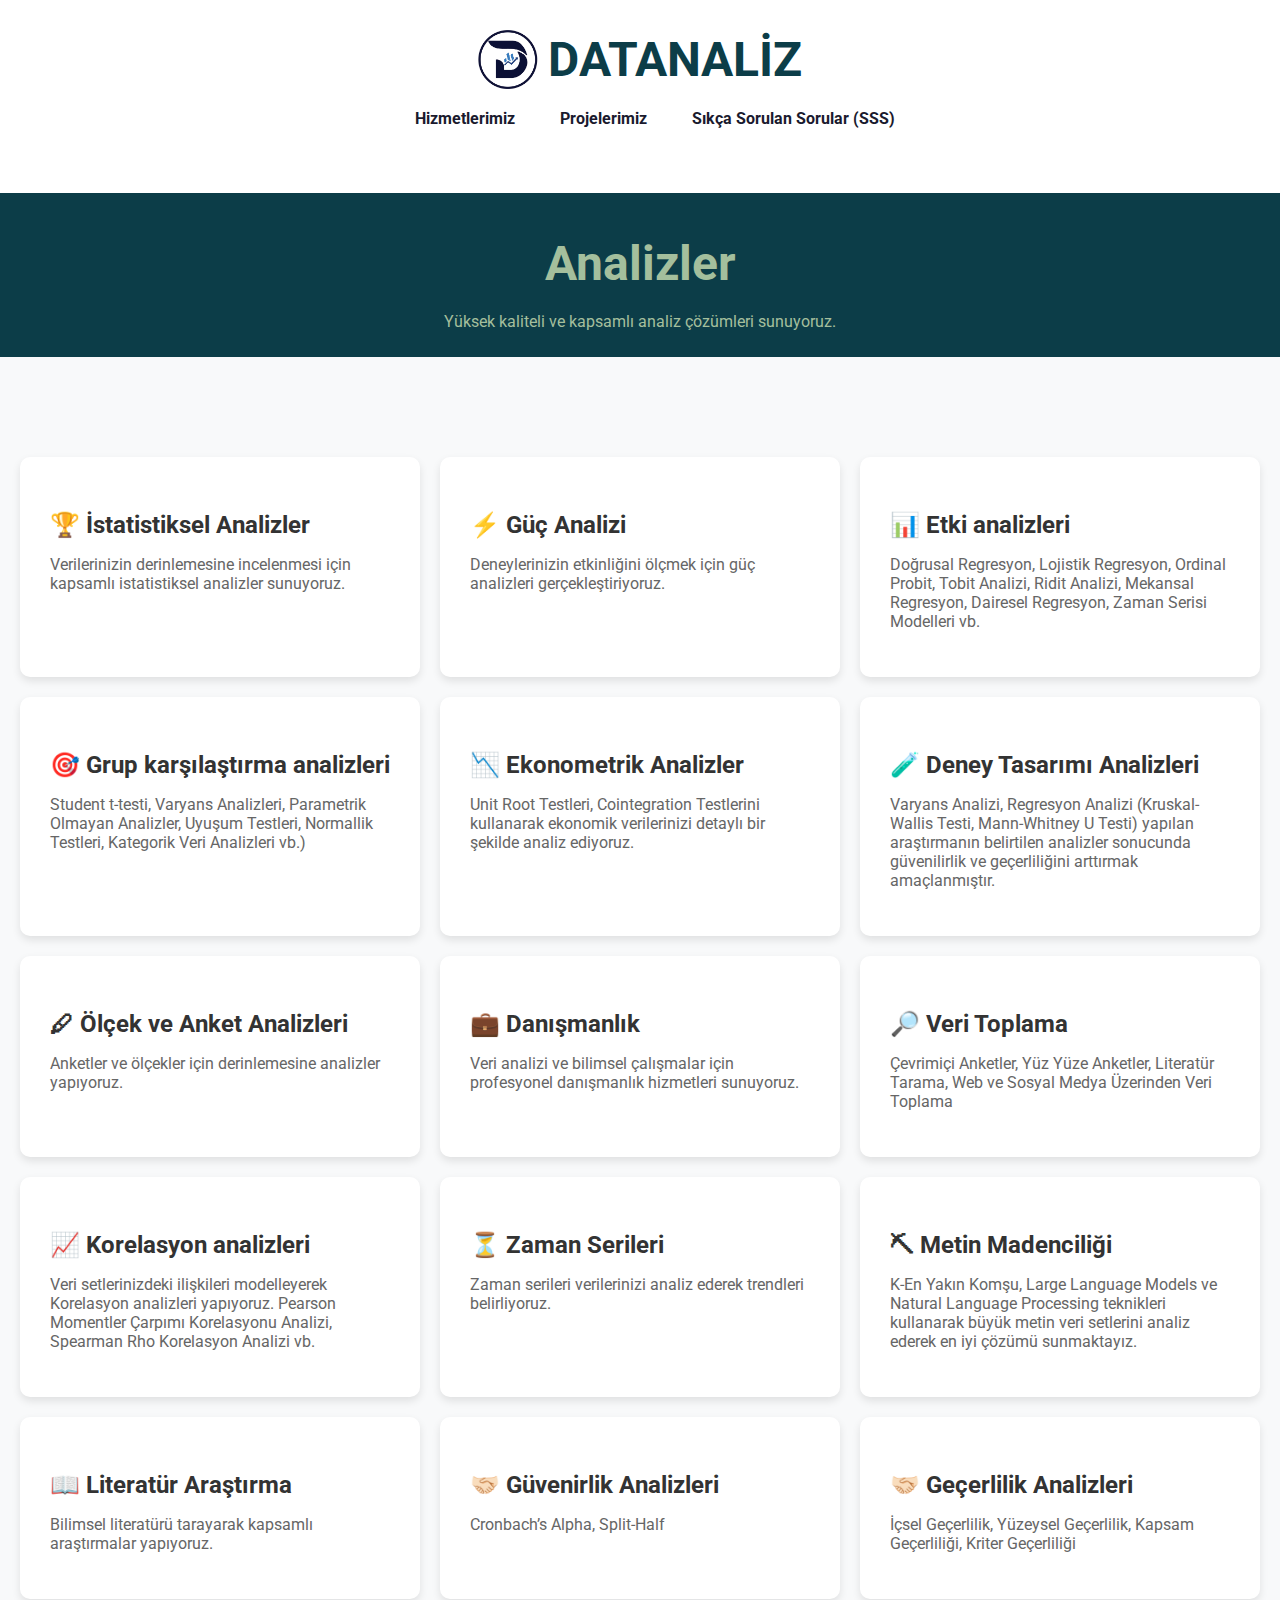
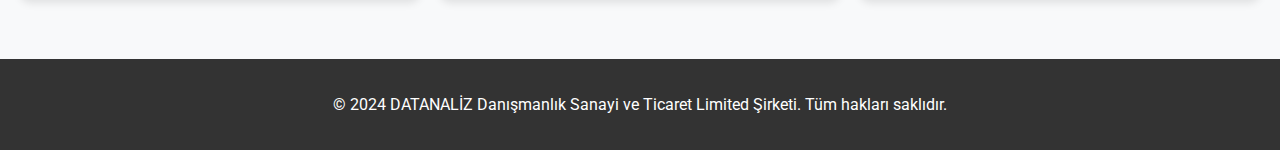
<file: analysis.html>
<!DOCTYPE html>
<html lang="tr">
<head>
     <meta charset="UTF-8">
     <meta name="viewport" content="width=device-width, initial-scale=1.0">
     <meta name="description" content="DATANALİZ - Data Science, Machine Learning, and AI Software Solutions">
     <title>DATANALİZ - Data Science & AI Solutions</title>
     <link href="https://fonts.googleapis.com/css2?family=Roboto:wght@400;700&display=swap" rel="stylesheet">
     <link rel="icon" href="images\datanaliz.ico">
     <link rel="stylesheet" href="css/butterfly.css">

     <style>
          body {
              font-family: 'Roboto', sans-serif;
              margin: 0;
              padding: 0;
              background-color: #f8f9fa;
              color: #333;
          }
          header {
            background-color: white;
            color: #0C3D48;
            padding: 30px;
            text-align: center;
        }
          nav ul {
              list-style: none;
              padding: 0;
          }
          nav ul li {
              display: inline;
              margin-right: 15px;
          }
          nav ul li a {
              color: #1a1a2e;
              text-decoration: none;
              font-weight: bold;
          }
          .hero-section {
            background: #0C3D48 ;
            background-size: cover;
            background-position: center;
            color: #a4bf9d;
            padding: 10px 10px;
            text-align: center;
            position: relative;
          }
          .hero-section h1 {
              font-size: 3rem;
              margin-bottom: 20px;
          }
          .hero-section button {
              background-color: #ff4b5c;
              color: white;
              padding: 10px 20px;
              border: none;
              cursor: pointer;
              font-size: 2.5rem;
          }
          .hero-section button:hover {
              background-color: #ff6f91;
          }
          .content {
              padding: 60px 20px;
          }
          .content h2 {
              text-align: center;
              margin-bottom: 40px;
              font-size: 2.5rem;
              color: #1a1a2e;
          }
          .analysis-box {
              display: grid;
              grid-template-columns: repeat(auto-fit, minmax(300px, 1fr));
              gap: 20px;
              margin-top: 20px;
          }
          .analysis-box div {
              background-color: white;
              padding: 30px;
              border-radius: 10px;
              box-shadow: 0 4px 8px rgba(0, 0, 0, 0.1);
              transition: transform 0.3s;
          }
          .analysis-box div:hover {
              transform: translateY(-10px);
          }
          .analysis-box h3 {
              font-size: 1.5rem;
              margin-bottom: 10px;
          }
          .analysis-box p {
              font-size: 1rem;
              color: #666;
          }
          footer {
              background-color: #333;
              color: white;
              padding: 20px;
              text-align: center;
          }
     
        .logo-container {
            display: flex;
            align-items: center;
            justify-content: center;
        }
        .logo {
            width: 60px;
            height: auto;
            margin-right: 10px;
        }
        header h1 {
            margin: 0;
            font-size: 3rem;
        }

      </style>
</head>
<body>
    <!-- Header -->
    <header>
        <div class="logo-container">
            <img src="images/image.webp" alt="DATANALİZ Logo" class="logo">
            <h1>DATANALİZ</h1>
        </div>
        <nav>
            <ul>
                <li><a href="index.html"><i class="fas fa-home"></i></a></li>
                <li class="dropdown">
                    <a href="services.html">Hizmetlerimiz</a>
                    <div class="dropdown-content">
                        <a href="analysis.html">İstatistiksel Analizler</a>
                        <a href="data-science.html">Veri Bilimi</a>
                        <a href="training.html">Eğitimler</a>
                        <a href="scientific-support.html">Danışmanlık</a>
                        <a href="sdg-report.html">Raporlarımız</a>
                    </div>
                </li>
                <li><a href="projects.html">Projelerimiz</a>

                <li><a href="faq.html">Sıkça Sorulan Sorular (SSS)</a></li>
            </ul>
        </nav>
    </header>

    <!-- Hero Section -->
    <section class="hero-section">
        <h1>Analizler</h1>
        <p>Yüksek kaliteli ve kapsamlı analiz çözümleri sunuyoruz.</p>
    </section>

    <!-- Content -->
    <section class="content">
        <h2></h2>
        <div class="analysis-box">
            <div>
                <h3>🏆 İstatistiksel Analizler</h3>
                <p>Verilerinizin derinlemesine incelenmesi için kapsamlı istatistiksel analizler sunuyoruz.</p>
            </div>
            <div>
                <h3>⚡ Güç Analizi</h3>
                <p>Deneylerinizin etkinliğini ölçmek için güç analizleri gerçekleştiriyoruz.</p>
            </div>
            <div>
                <h3>📊 Etki analizleri</h3>
                <p>Doğrusal Regresyon, Lojistik Regresyon, Ordinal Probit, Tobit Analizi, Ridit Analizi, Mekansal Regresyon, Dairesel Regresyon, Zaman Serisi Modelleri vb.</p>
            </div>
            <div>
                <h3>🎯 Grup karşılaştırma analizleri</h3>
                <p>Student t-testi,  Varyans Analizleri, Parametrik Olmayan Analizler, Uyuşum Testleri, Normallik Testleri, Kategorik Veri Analizleri vb.)</p>
            </div>
            <div>
                <h3>📉  Ekonometrik Analizler</h3>
                <p>Unit Root Testleri, Cointegration Testlerini kullanarak ekonomik verilerinizi detaylı bir şekilde analiz ediyoruz.</p>
            </div>
            <div>
                <h3>🧪 Deney Tasarımı Analizleri</h3>
                <p>Varyans Analizi, Regresyon Analizi (Kruskal-Wallis Testi, Mann-Whitney U Testi) yapılan araştırmanın belirtilen analizler sonucunda güvenilirlik ve geçerliliğini arttırmak amaçlanmıştır.</p>
            </div>
            <div>
                <h3>🖊 Ölçek ve Anket Analizleri</h3>
                <p>Anketler ve ölçekler için derinlemesine analizler yapıyoruz.</p>
            </div>
            <div>
                <h3>💼 Danışmanlık</h3>
                <p>Veri analizi ve bilimsel çalışmalar için profesyonel danışmanlık hizmetleri sunuyoruz.</p>
            </div>
            <div>
                <h3>🔎 Veri Toplama</h3>
                <p>Çevrimiçi Anketler, Yüz Yüze Anketler, Literatür Tarama, Web ve Sosyal Medya Üzerinden Veri Toplama</p>
            </div>
            <div>
                <h3>📈 Korelasyon analizleri </h3>
                <p>Veri setlerinizdeki ilişkileri modelleyerek Korelasyon analizleri yapıyoruz.
                Pearson Momentler Çarpımı Korelasyonu Analizi, Spearman Rho Korelasyon Analizi vb.
                </p>
            </div>
            <div>
                <h3>⏳ Zaman Serileri</h3>
                <p>Zaman serileri verilerinizi analiz ederek trendleri belirliyoruz.</p>
            </div>
            <div>
                <h3>⛏ Metin Madenciliği</h3>
                <p>K-En Yakın Komşu, Large Language Models ve Natural Language Processing teknikleri kullanarak büyük metin veri setlerini analiz ederek en iyi çözümü sunmaktayız.</p>
            </div>
            <div>
                <h3>📖 Literatür Araştırma</h3>
                <p>Bilimsel literatürü tarayarak kapsamlı araştırmalar yapıyoruz.
                </p>
            </div>
            <div>
                <h3>🤝🏻 Güvenirlik Analizleri</h3>
                <p>Cronbach’s Alpha, Split-Half</p>
            </div>
            <div>
                <h3>🤝🏻 Geçerlilik Analizleri</h3>
                <p>İçsel Geçerlilik, Yüzeysel Geçerlilik, Kapsam Geçerliliği, Kriter Geçerliliği</p>
            </div>
        </div>
    </section>

    <!-- Footer -->
    <footer>
        <p>&copy; 2024 DATANALİZ Danışmanlık Sanayi ve Ticaret Limited Şirketi. Tüm hakları saklıdır.</p>
    </footer>
    
</body>
</html>
</file>
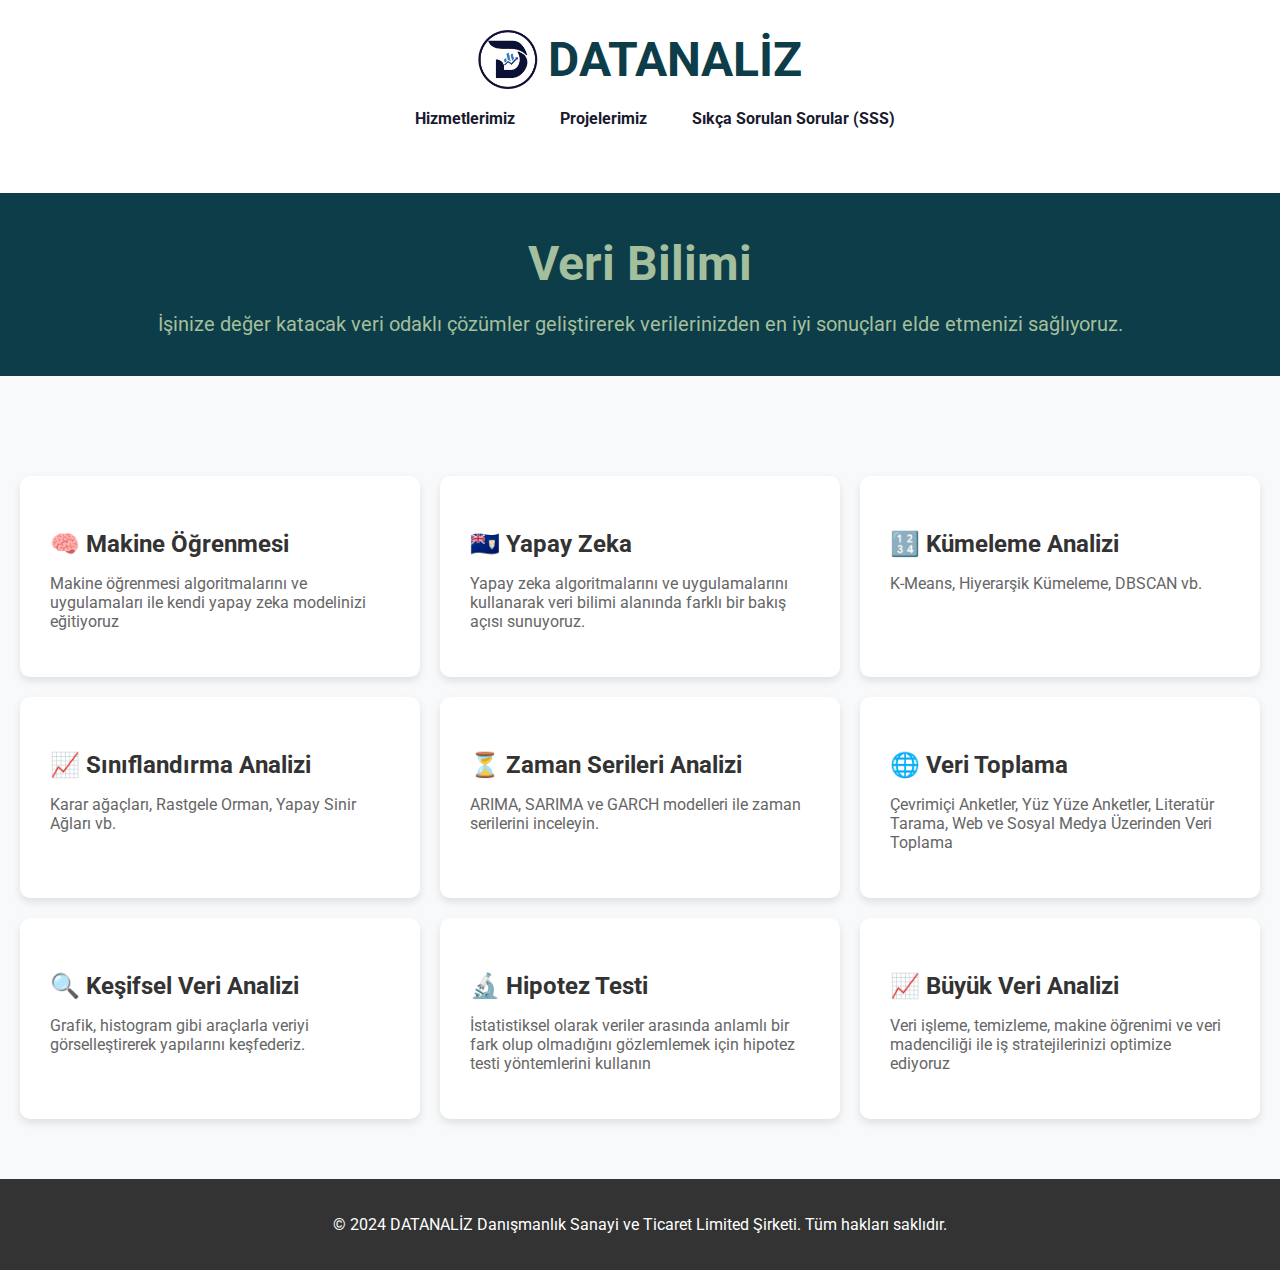
<file: data-science.html>
<!DOCTYPE html>
<html lang="tr">
<head>
    <meta charset="UTF-8">
    <meta name="viewport" content="width=device-width, initial-scale=1.0">
    <meta name="description" content="DATANALİZ - Veri Bilimi Eğitimleri ve Kurslar">
    <title>DATANALİZ - Veri Bilimi</title>
    <link href="https://fonts.googleapis.com/css2?family=Roboto:wght@400;700&display=swap" rel="stylesheet">
    <link rel="icon" href="images/datanaliz.ico">
    <link rel="stylesheet" href="css/butterfly.css">

    <style>
        body {
            font-family: 'Roboto', sans-serif;
            margin: 0;
            padding: 0;
            background-color: #f8f9fa;
            color: #333;
        }
        header {
            background-color: white;
            color: #0C3D48;
            padding: 30px;
            text-align: center;
        }
        nav ul {
            list-style: none;
            padding: 0;
        }
        nav ul li {
            display: inline;
            margin-right: 15px;
        }
        nav ul li a {
            color: #1a1a2e;
            text-decoration: none;
            font-weight: bold;
        }
        .hero-section {
            background: #0C3D48 ;
            background-size: cover;
            background-position: center;
            color: #a4bf9d;
            padding: 10px 10px;
            text-align: center;
            position: relative;
        }
        .hero-section h1 {
            font-size: 3rem;
            margin-bottom: 20px;
        }
        .hero-section p {
            font-size: 1.25rem;
            margin-bottom: 30px;
        }
        .content {
            padding: 60px 20px;
        }
        .content h2 {
            text-align: center;
            margin-bottom: 40px;
            font-size: 2.5rem;
            color: #1a1a2e;
        }
        .data-science-box {
            display: grid;
            grid-template-columns: repeat(auto-fit, minmax(300px, 1fr));
            gap: 20px;
            margin-top: 20px;
        }
        .data-science-box div {
            background-color: white;
            padding: 30px;
            border-radius: 10px;
            box-shadow: 0 4px 8px rgba(0, 0, 0, 0.1);
            transition: transform 0.3s;
        }
        .data-science-box div:hover {
            transform: translateY(-10px);
        }
        .data-science-box h3 {
            font-size: 1.5rem;
            margin-bottom: 10px;
        }
        .data-science-box p {
            font-size: 1rem;
            color: #666;
        }
        footer {
            background-color: #333;
            color: white;
            padding: 20px;
            text-align: center;
        }
        .logo-container {
            display: flex;
            align-items: center;
            justify-content: center;
        }
        .logo {
            width: 60px;
            height: auto;
            margin-right: 10px;
        }
        header h1 {
            margin: 0;
            font-size: 3rem;
        }
    </style>
</head>
<body>
    <!-- Header -->
    <header>
        <div class="logo-container">
            <img src="images/image.webp" alt="DATANALİZ Logo" class="logo">
            <h1>DATANALİZ</h1>
        </div>
        <nav>
            <ul>
                <li><a href="index.html"><i class="fas fa-home"></i></a></li>
                <li class="dropdown">
                    <a href="services.html">Hizmetlerimiz</a>
                    <div class="dropdown-content">
                        <a href="analysis.html">İstatistiksel Analizler</a>
                        <a href="data-science.html">Veri Bilimi</a>
                        <a href="training.html">Eğitimler</a>
                        <a href="scientific-support.html">Danışmanlık</a>
                        <a href="sdg-report.html">Raporlarımız</a>
                    </div>
                </li>
                <li><a href="projects.html">Projelerimiz</a>

                <li><a href="faq.html">Sıkça Sorulan Sorular (SSS)</a></li>
            </ul>
        </nav>
    </header>

    <!-- Hero Section -->
    <section class="hero-section">
        <h1>Veri Bilimi</h1>
        <p>İşinize değer katacak veri odaklı çözümler geliştirerek verilerinizden en iyi sonuçları elde etmenizi sağlıyoruz.</p>
    </section>

    <!-- Content -->
    <section class="content">
        <h2></h2>
        <div class="data-science-box">
            <div>
                <h3>🧠 Makine Öğrenmesi</h3>
                <p>Makine öğrenmesi algoritmalarını ve uygulamaları ile kendi yapay zeka modelinizi eğitiyoruz</p>
            </div>
            <div>
                <h3>🇦🇮 Yapay Zeka</h3>
                <p>Yapay zeka algoritmalarını ve uygulamalarını kullanarak veri bilimi alanında farklı bir bakış açısı sunuyoruz.</p>
            </div>
            <div>
                <h3>🔢 Kümeleme Analizi</h3>
                <p>K-Means, Hiyerarşik Kümeleme, DBSCAN vb.</p>
            </div>
            <div>
                <h3>📈 Sınıflandırma Analizi</h3>
                <p>Karar ağaçları, Rastgele Orman, Yapay Sinir Ağları vb.</p>
            </div>
            <div>
                <h3>⏳ Zaman Serileri Analizi</h3>
                <p>ARIMA, SARIMA ve GARCH modelleri ile zaman serilerini inceleyin.</p>
            </div>
            <div>
                <h3>🌐 Veri Toplama</h3>
                <p>Çevrimiçi Anketler, Yüz Yüze Anketler, Literatür Tarama, Web ve Sosyal Medya Üzerinden Veri Toplama</p>
            </div>
            <div>
                <h3>🔍 Keşifsel Veri Analizi</h3>
                <p>Grafik, histogram gibi araçlarla veriyi görselleştirerek yapılarını keşfederiz.</p>
            </div>
            <div>
                <h3>🔬 Hipotez Testi</h3>
                <p>İstatistiksel olarak veriler arasında anlamlı bir fark olup olmadığını gözlemlemek için hipotez testi yöntemlerini kullanın</p>
            </div>
            <div>
                <h3>📈 Büyük Veri Analizi</h3>
                <p>Veri işleme, temizleme, makine öğrenimi ve veri madenciliği ile iş stratejilerinizi optimize ediyoruz</p>
            </div>
        </div>
    </section>

    <!-- Footer -->
    <footer>
        <p>&copy; 2024 DATANALİZ Danışmanlık Sanayi ve Ticaret Limited Şirketi. Tüm hakları saklıdır.</p>
    </footer>
    
</body>
</html>
</file>
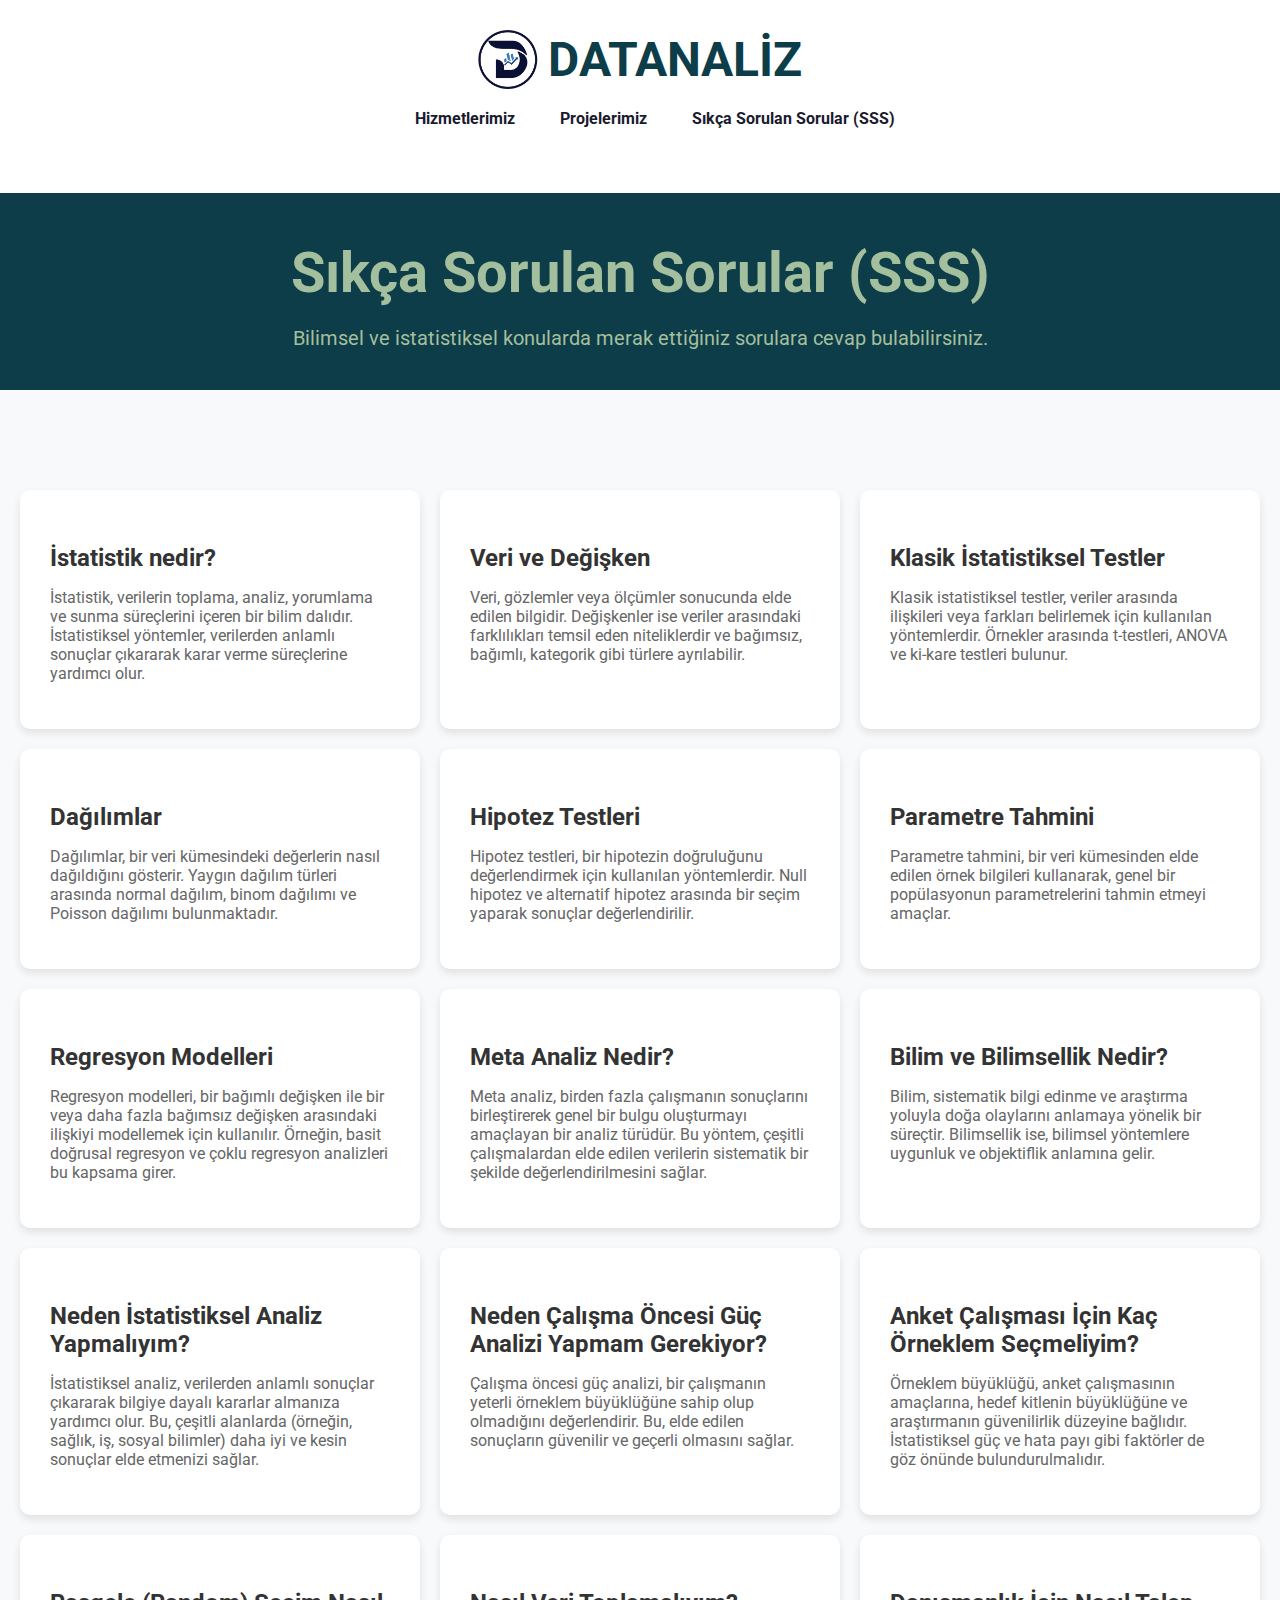
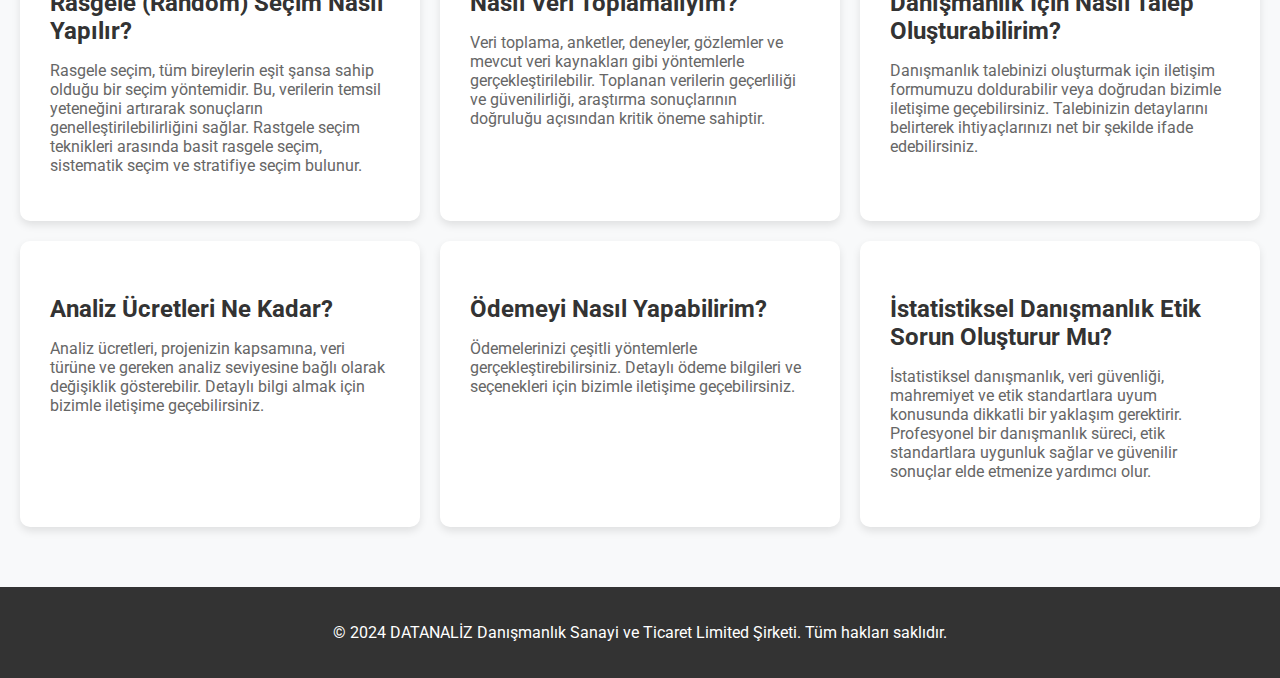
<file: faq.html>
<!DOCTYPE html>
<html lang="tr">
<head>
    <meta charset="UTF-8">
    <meta name="viewport" content="width=device-width, initial-scale=1.0">
    <meta name="description" content="DATANALİZ - Sıkça Sorulan Sorular (SSS)">
    <title>DATANALİZ - Sıkça Sorulan Sorular (SSS)</title>
    <link href="https://fonts.googleapis.com/css2?family=Roboto:wght@400;700&display=swap" rel="stylesheet">
    <link rel="icon" href="images\datanaliz.ico">
    <link rel="stylesheet" href="css/butterfly.css">

    <style>
        body {
            font-family: 'Roboto', sans-serif;
            margin: 0;
            padding: 0;
            background-color: #f8f9fa;
            color: #333;
        }
        header {
            background-color: white;
            color: #0C3D48;
            padding: 30px;
            text-align: center;
        }
        nav ul {
            list-style: none;
            padding: 0;
        }
        nav ul li {
            display: inline;
            margin-right: 15px;
        }
        nav ul li a {
            color: #1a1a2e;
            text-decoration: none;
            font-weight: bold;
        }
        .hero-section {
            background: #0C3D48 ;
            background-size: cover;
            background-position: center;
            color: #a4bf9d;
            padding: 10px 10px;
            text-align: center;
            position: relative;
        }
        .hero-section h1 {
            font-size: 3.5rem;
            margin-bottom: 20px;
        }
        .hero-section p {
            font-size: 1.25rem;
            margin-bottom: 30px;
        }
        .content {
            padding: 60px 20px;
        }
        .content h2 {
            text-align: center;
            margin-bottom: 40px;
            font-size: 2.5rem;
            color: #1a1a2e;
        }
        .support-box {
            display: grid;
            grid-template-columns: repeat(auto-fit, minmax(300px, 1fr));
            gap: 20px;
            margin-top: 20px;
        }
        .support-box div {
            background-color: white;
            padding: 30px;
            border-radius: 10px;
            box-shadow: 0 4px 8px rgba(0, 0, 0, 0.1);
            transition: transform 0.3s;
        }
        .support-box div:hover {
            transform: translateY(-10px);
        }
        .support-box h3 {
            font-size: 1.5rem;
            margin-bottom: 10px;
        }
        .support-box p {
            font-size: 1rem;
            color: #666;
        }
        footer {
            background-color: #333;
            color: white;
            padding: 20px;
            text-align: center;
        }
        .logo-container {
            display: flex;
            align-items: center;
            justify-content: center;
        }
        .logo {
            width: 60px;
            height: auto;
            margin-right: 10px;
        }
        header h1 {
            margin: 0;
            font-size: 3rem;
        }
    </style>
</head>
<body>
    <!-- Header -->
    <header>
        <div class="logo-container">
            <img src="images/image.webp" alt="DATANALİZ Logo" class="logo">
            <h1>DATANALİZ</h1>
        </div>
        <nav>
            <ul>
                <li><a href="index.html"><i class="fas fa-home"></i></a></li>
                <li class="dropdown">
                    <a href="services.html">Hizmetlerimiz</a>
                    <div class="dropdown-content">
                        <a href="analysis.html">İstatistiksel Analizler</a>
                        <a href="data-science.html">Veri Bilimi</a>
                        <a href="training.html">Eğitimler</a>
                        <a href="scientific-support.html">Danışmanlık</a>
                        <a href="sdg-report.html">Raporlarımız</a>
                    </div>
                </li>
                <li><a href="projects.html">Projelerimiz</a>

                <li><a href="faq.html">Sıkça Sorulan Sorular (SSS)</a></li>
            </ul>
        </nav>
    </header>

    <!-- Hero Section -->
    <section class="hero-section">
        <h1>Sıkça Sorulan Sorular (SSS)</h1>
        <p>Bilimsel ve istatistiksel konularda merak ettiğiniz sorulara cevap bulabilirsiniz.</p>
    </section>

    <!-- Content -->
    <section class="content">
        <h2></h2>
        <div class="support-box">
            <div>
                <h3>İstatistik nedir?</h3>
                <p>İstatistik, verilerin toplama, analiz, yorumlama ve sunma süreçlerini içeren bir bilim dalıdır. İstatistiksel yöntemler, verilerden anlamlı sonuçlar çıkararak karar verme süreçlerine yardımcı olur.</p>
            </div>
            <div>
                <h3>Veri ve Değişken</h3>
                <p>Veri, gözlemler veya ölçümler sonucunda elde edilen bilgidir. Değişkenler ise veriler arasındaki farklılıkları temsil eden niteliklerdir ve bağımsız, bağımlı, kategorik gibi türlere ayrılabilir.</p>
            </div>
            <div>
                <h3>Klasik İstatistiksel Testler</h3>
                <p>Klasik istatistiksel testler, veriler arasında ilişkileri veya farkları belirlemek için kullanılan yöntemlerdir. Örnekler arasında t-testleri, ANOVA ve ki-kare testleri bulunur.</p>
            </div>
            <div>
                <h3>Dağılımlar</h3>
                <p>Dağılımlar, bir veri kümesindeki değerlerin nasıl dağıldığını gösterir. Yaygın dağılım türleri arasında normal dağılım, binom dağılımı ve Poisson dağılımı bulunmaktadır.</p>
            </div>
            <div>
                <h3>Hipotez Testleri</h3>
                <p>Hipotez testleri, bir hipotezin doğruluğunu değerlendirmek için kullanılan yöntemlerdir. Null hipotez ve alternatif hipotez arasında bir seçim yaparak sonuçlar değerlendirilir.</p>
            </div>
            <div>
                <h3>Parametre Tahmini</h3>
                <p>Parametre tahmini, bir veri kümesinden elde edilen örnek bilgileri kullanarak, genel bir popülasyonun parametrelerini tahmin etmeyi amaçlar.</p>
            </div>
            <div>
                <h3>Regresyon Modelleri</h3>
                <p>Regresyon modelleri, bir bağımlı değişken ile bir veya daha fazla bağımsız değişken arasındaki ilişkiyi modellemek için kullanılır. Örneğin, basit doğrusal regresyon ve çoklu regresyon analizleri bu kapsama girer.</p>
            </div>
            <div>
                <h3>Meta Analiz Nedir?</h3>
                <p>Meta analiz, birden fazla çalışmanın sonuçlarını birleştirerek genel bir bulgu oluşturmayı amaçlayan bir analiz türüdür. Bu yöntem, çeşitli çalışmalardan elde edilen verilerin sistematik bir şekilde değerlendirilmesini sağlar.</p>
            </div>
            <div>
                <h3>Bilim ve Bilimsellik Nedir?</h3>
                <p>Bilim, sistematik bilgi edinme ve araştırma yoluyla doğa olaylarını anlamaya yönelik bir süreçtir. Bilimsellik ise, bilimsel yöntemlere uygunluk ve objektiflik anlamına gelir.</p>
            </div>
            <div>
                <h3>Neden İstatistiksel Analiz Yapmalıyım?</h3>
                <p>İstatistiksel analiz, verilerden anlamlı sonuçlar çıkararak bilgiye dayalı kararlar almanıza yardımcı olur. Bu, çeşitli alanlarda (örneğin, sağlık, iş, sosyal bilimler) daha iyi ve kesin sonuçlar elde etmenizi sağlar.</p>
            </div>
            <div>
                <h3>Neden Çalışma Öncesi Güç Analizi Yapmam Gerekiyor?</h3>
                <p>Çalışma öncesi güç analizi, bir çalışmanın yeterli örneklem büyüklüğüne sahip olup olmadığını değerlendirir. Bu, elde edilen sonuçların güvenilir ve geçerli olmasını sağlar.</p>
            </div>
            <div>
                <h3>Anket Çalışması İçin Kaç Örneklem Seçmeliyim?</h3>
                <p>Örneklem büyüklüğü, anket çalışmasının amaçlarına, hedef kitlenin büyüklüğüne ve araştırmanın güvenilirlik düzeyine bağlıdır. İstatistiksel güç ve hata payı gibi faktörler de göz önünde bulundurulmalıdır.</p>
            </div>
            <div>
                <h3>Rasgele (Random) Seçim Nasıl Yapılır?</h3>
                <p>Rasgele seçim, tüm bireylerin eşit şansa sahip olduğu bir seçim yöntemidir. Bu, verilerin temsil yeteneğini artırarak sonuçların genelleştirilebilirliğini sağlar. Rastgele seçim teknikleri arasında basit rasgele seçim, sistematik seçim ve stratifiye seçim bulunur.</p>
            </div>
            <div>
                <h3>Nasıl Veri Toplamalıyım?</h3>
                <p>Veri toplama, anketler, deneyler, gözlemler ve mevcut veri kaynakları gibi yöntemlerle gerçekleştirilebilir. Toplanan verilerin geçerliliği ve güvenilirliği, araştırma sonuçlarının doğruluğu açısından kritik öneme sahiptir.</p>
            </div>
            <div>
                <h3>Danışmanlık İçin Nasıl Talep Oluşturabilirim?</h3>
                <p>Danışmanlık talebinizi oluşturmak için iletişim formumuzu doldurabilir veya doğrudan bizimle iletişime geçebilirsiniz. Talebinizin detaylarını belirterek ihtiyaçlarınızı net bir şekilde ifade edebilirsiniz.</p>
            </div>
            <div>
                <h3>Analiz Ücretleri Ne Kadar?</h3>
                <p>Analiz ücretleri, projenizin kapsamına, veri türüne ve gereken analiz seviyesine bağlı olarak değişiklik gösterebilir. Detaylı bilgi almak için bizimle iletişime geçebilirsiniz.</p>
            </div>
            <div>
                <h3>Ödemeyi Nasıl Yapabilirim?</h3>
                <p>Ödemelerinizi çeşitli yöntemlerle gerçekleştirebilirsiniz. Detaylı ödeme bilgileri ve seçenekleri için bizimle iletişime geçebilirsiniz.</p>
            </div>
            <div>
                <h3>İstatistiksel Danışmanlık Etik Sorun Oluşturur Mu?</h3>
                <p>İstatistiksel danışmanlık, veri güvenliği, mahremiyet ve etik standartlara uyum konusunda dikkatli bir yaklaşım gerektirir. Profesyonel bir danışmanlık süreci, etik standartlara uygunluk sağlar ve güvenilir sonuçlar elde etmenize yardımcı olur.</p>
            </div>
        </div>
    </section>

    <!-- Footer -->
    <footer>
        <p>&copy; 2024 DATANALİZ Danışmanlık Sanayi ve Ticaret Limited Şirketi. Tüm hakları saklıdır.</p>
    </footer>
</body>
</html>
</file>
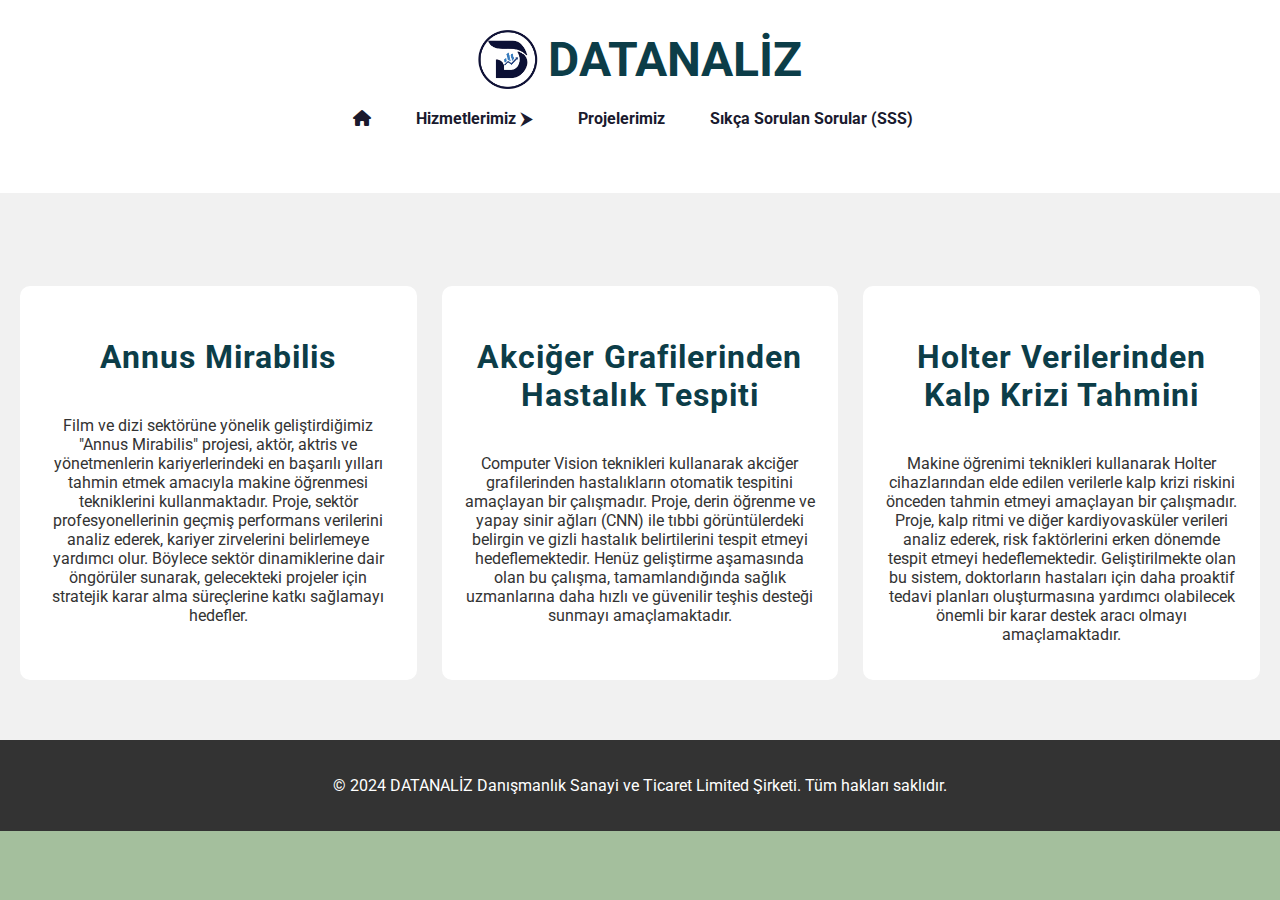
<file: projects.html>
<!DOCTYPE html>
<html lang="tr">
<head>
    <meta charset="UTF-8">
    <meta name="viewport" content="width=device-width, initial-scale=1.0">
    <meta name="description" content="DATANALİZ - Data Science, Machine Learning, and AI Software Solutions">
    <title>DATANALIZ - Data Science & AI Solutions</title>
    <link href="https://fonts.googleapis.com/css2?family=Roboto:wght@400;700&display=swap" rel="stylesheet">
    <link rel="stylesheet" href="https://cdnjs.cloudflare.com/ajax/libs/font-awesome/6.0.0-beta3/css/all.min.css">
    <link rel="icon" href="images\datanaliz.ico">
    <link rel="stylesheet" href="css/butterfly.css">

    <style>
        body {
            font-family: 'Roboto', sans-serif;
            margin: 0;
            padding: 0;
            background-color:#a4bf9d;
            color: #333;
        }
        header {
            background-color: white;
            color: #0C3D48;
            padding: 30px;
            text-align: center;
        }
        nav ul {
            list-style: none;
            padding: 0;
        }
        nav ul li {
            display: inline;
            margin-right: 15px;
        }
        nav ul li a {
            color: #1a1a2e;
            text-decoration: none;
            font-weight: bold;
        }
        .hero-section {
            background: #0C3D48 ;
            background-size: cover;
            background-position: center;
            color: #a4bf9d;
            padding: 10px 10px;
            text-align: center;
            position: relative;
        }
        .hero-section h1 {
            font-size: 2.5rem;
            margin-bottom: 20px;
        }
        .hero-section button {
            background-color: #ff4b5c;
            color: white;
            padding: 10px 20px;
            border: none;
            cursor: pointer;
            font-size: 1rem;
        }
        .hero-section button:hover {
            background-color: #ff6f91;
        }
    
        .services-section, .about-section {
            padding: 60px 20px;
            background-color: #f1f1f1;
        }

        .services-section h2, .about-section h2 {
            text-align: center;
            margin-bottom: 40px;
            font-size: 2.5rem;
            color: #1a1a2e;
            letter-spacing: 1px; /* Başlıklara hafif aralık ekledik */
        }

        .service-box{
            display: grid;
            grid-template-columns: repeat(auto-fit, minmax(250px, 1fr)); /* Minimum genişliği biraz artırdık */
            gap: 25px; /* Elemanlar arasındaki boşluğu biraz genişlettik */
            text-align: center;
        }

        .service-box div {
            background-color: #ffffff;
            padding: 40px; /* Eleman içi boşluğu artırdık */
            border-radius: 15px; /* Köşeleri biraz daha yuvarladık */
            box-shadow: 0 6px 12px rgba(0, 0, 0, 0.1); /* Gölgeyi daha belirgin yaptık */
            transition: transform 0.3s ease, box-shadow 0.3s ease; /* Gölge ve hareketi daha yumuşak yaptık */
        }

        .service-box div:hover {
            transform: translateY(-10px);
            box-shadow: 0 10px 20px rgba(0, 0, 0, 0.15); /* Hover ile gölgeyi artırdık */
        }

        .contact-section {
            padding: 60px 20px;
            background-color: #f1f1f1;
            text-align: center;
        }

        .contact-section h2 {
            font-size: 2.5rem;
            color: #1a1a2e;
            margin-bottom: 40px;
        }

        .contact-info {
            font-size: 1.2rem;
            color: #333;
            line-height: 1.8;
        }

        .contact-info p {
            margin: 10px 0;
            display: flex;
            align-items: center;
            justify-content: center;
        }

        .contact-info i {
            font-size: 1.5rem; /* Simge boyutu */
            margin-right: 10px; /* Simge ile metin arasına boşluk */
        }

        .contact-info a {
            color: #1a1a2e;
            text-decoration: none;
            font-weight: bold;
        }

        .contact-info a:hover {
            color: #007bff;
            text-decoration: underline;
        }
        form {
            margin-top: 20px;
            display: inline-block;
            text-align: left;
        }
        form div {
            margin-bottom: 15px;
        }
        form input, form textarea {
            width: 100%;
            padding: 10px;
            margin-top: 5px;
            border: 1px solid #ccc;
            border-radius: 5px;
            box-sizing: border-box;
        }
        form button {
            background-color: #ff4b5c;
            color: white;
            padding: 10px 20px;
            border: none;
            cursor: pointer;
        }
        form button:hover {
            background-color: #ff6f91;
        }
        footer {
            background-color: #333;
            color: white;
            padding: 20px;
            text-align: center;
        }
        .logo-container {
            display: flex;
            align-items: center;
            justify-content: center;
        }
        .logo {
            width: 60px;
            height: auto;
            margin-right: 10px;
        }
        header h1 {
            margin: 0;
            font-size: 3rem;
        }
        .about-section {
            padding: 60px 20px;
        }
        .about-section p {
            font-size: 1.2rem;
            line-height: 1.6;
        }

        .about-content {
            display: flex;
            align-items: center;
            justify-content: center;
            gap: 20px;
        }
        .about-content img {
            width: 50%;
            border-radius: 10px;
        }
        .about-text {
            max-width: 50%;
        }
        .about-text h3 {
            color: #ff4b5c;
            font-size: 2rem;
            margin-top: 20px;
            text-align: left;
        }
        .about-text p {
            font-size: 1.2rem;
            line-height: 1.6;
            margin: 10px 0;
            text-align: left;
        }
        .about-text p strong {
            color: #1a1a2e;
            font-weight: bold;
        }
        
        .projects-section {
            padding: 60px 20px;
            background-color: #f1f1f1;
        }

        .project-box {
            display: grid;
            grid-template-columns: repeat(auto-fit, minmax(350px, 1fr)); /* Minimum genişlik artırıldı */
            gap: 25px; /* Kutular arası boşluk artırıldı */
            text-align: center;
        }

        .project-item {
            position: relative;
            padding: 20px;  /* İç boşluk artırıldı */
            background-color: white;
            border-radius: 10px;
            transition: transform 0.3s ease, box-shadow 0.3s ease;
            cursor: pointer;
            overflow: hidden;
            min-height: 350px; /* Minimum yüksekliği artırarak kutuyu büyüttük */
        }

        .projects-section h2 {
            text-align: center; /* Yatay olarak ortalar */
            font-size: 2.5rem;
            color: #0C3D48;
        }
        .project-item h3 {
            text-align: center;
            margin-bottom: 40px;
            font-size: 2rem;
            color: #0C3D48;
            letter-spacing: 1px; /* Başlıklara hafif aralık ekledik */
        }

        .project-item:hover {
            transform: translateY(-10px);
            box-shadow: 0 10px 20px rgba(0, 0, 0, 0.15);
        }

        .project-description {
            position: absolute;
            bottom: 0;
            left: 0;
            right: 0;
            background-color: rgba(0, 0, 0, 0.8);
            color: white;
            padding: 20px;
            opacity: 0;
            transform: translateY(100%);
            transition: opacity 0.4s ease, transform 0.4s ease;
            max-height: 200px;
            overflow: hidden;
        }

        .project-item:hover .project-description {
            opacity: 1;
            transform: translateY(0);
        }

    </style>
</head>
<body>

    <!-- Header -->
    <header>
        <div class="logo-container">
            <img src="images/image.webp" alt="DATANALİZ Logo" class="logo">
            <h1>DATANALİZ</h1>
        </div>
        <nav>
            <ul>
                <li><a href="index.html"><i class="fas fa-home"></i></a></li>
                <li class="dropdown">
                    <a href="services.html">Hizmetlerimiz<span class="arrow">⮞</span></a>
                    <div class="dropdown-content">
                        <a href="analysis.html">İstatistiksel Analizler</a>
                        <a href="data-science.html">Veri Bilimi</a>
                        <a href="training.html">Eğitimler</a>
                        <a href="scientific-support.html">Danışmanlık</a>
                        <a href="sdg-report.html">Raporlarımız</a>
                    </div>
                </li>
                <li><a href="projects.html">Projelerimiz</a>
                <li><a href="faq.html">Sıkça Sorulan Sorular (SSS)</a></li>
                </li>
            </ul>
        </nav>
    </header>

     <!-- Projects Section -->
     <section class="projects-section">
        <h2></h2>
        <div class="project-box">
            <div class="project-item">
                <h3>Annus Mirabilis</h3>
                <p>Film ve dizi sektörüne yönelik geliştirdiğimiz "Annus Mirabilis" projesi, aktör, aktris ve yönetmenlerin kariyerlerindeki en başarılı yılları tahmin etmek amacıyla makine öğrenmesi tekniklerini kullanmaktadır. Proje, sektör profesyonellerinin geçmiş performans verilerini analiz ederek, kariyer zirvelerini belirlemeye yardımcı olur. Böylece sektör dinamiklerine dair öngörüler sunarak, gelecekteki projeler için stratejik karar alma süreçlerine katkı sağlamayı hedefler.</p>
            </div>
            <div class="project-item">
                <h3>Akciğer Grafilerinden Hastalık Tespiti</h3>
                <p>Computer Vision teknikleri kullanarak akciğer grafilerinden hastalıkların otomatik tespitini amaçlayan bir çalışmadır. Proje, derin öğrenme ve yapay sinir ağları (CNN) ile tıbbi görüntülerdeki belirgin ve gizli hastalık belirtilerini tespit etmeyi hedeflemektedir. Henüz geliştirme aşamasında olan bu çalışma, tamamlandığında sağlık uzmanlarına daha hızlı ve güvenilir teşhis desteği sunmayı amaçlamaktadır.</p>
            </div>
            <div class="project-item">
                <h3>Holter Verilerinden Kalp Krizi Tahmini</h3>
                <p>Makine öğrenimi teknikleri kullanarak Holter cihazlarından elde edilen verilerle kalp krizi riskini önceden tahmin etmeyi amaçlayan bir çalışmadır. Proje, kalp ritmi ve diğer kardiyovasküler verileri analiz ederek, risk faktörlerini erken dönemde tespit etmeyi hedeflemektedir. Geliştirilmekte olan bu sistem, doktorların hastaları için daha proaktif tedavi planları oluşturmasına yardımcı olabilecek önemli bir karar destek aracı olmayı amaçlamaktadır.</p>
            </div>
        </div>     <!-- <p class="project-description"> ile kayan yazıları ekleyebilirsin -->
    </section>

    <!-- Footer -->
    <footer>
        <p>&copy; 2024 DATANALİZ Danışmanlık Sanayi ve Ticaret Limited Şirketi. Tüm hakları saklıdır.</p>
    </footer>

</body>
</html>
</file>
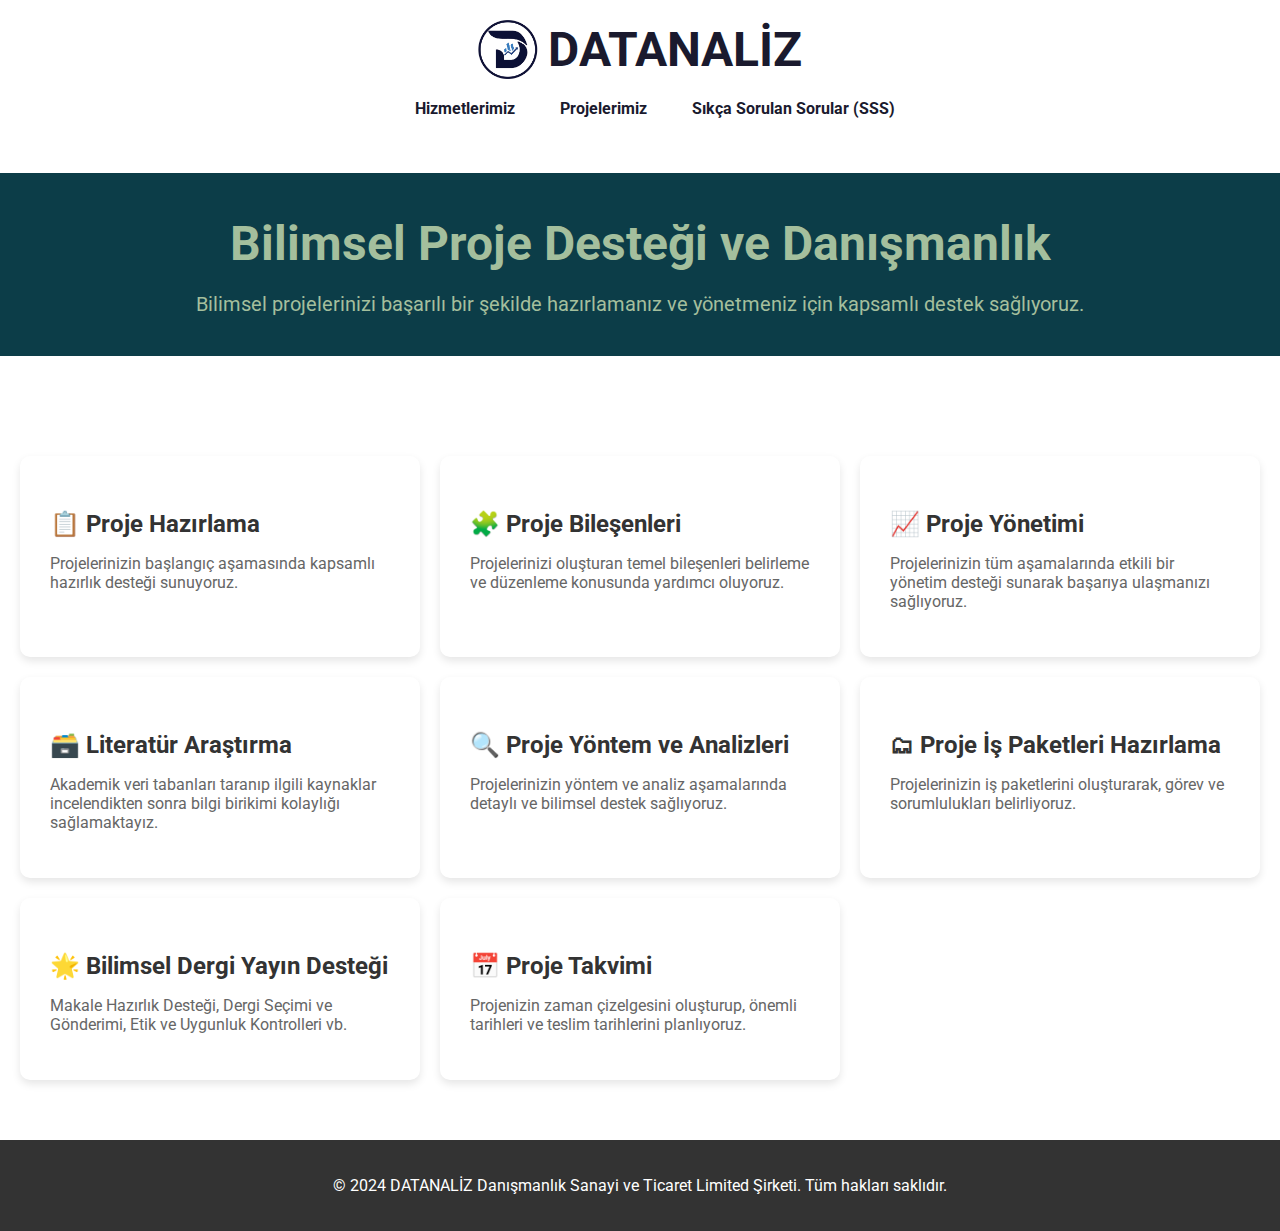
<file: scientific-support.html>
<!DOCTYPE html>
<html lang="tr">
<head>
    <meta charset="UTF-8">
    <meta name="viewport" content="width=device-width, initial-scale=1.0">
    <meta name="description" content="DATANALİZ - Bilimsel Proje Desteği Hizmetleri">
    <title>DATANALİZ - Bilimsel Proje Desteği</title>
    <link href="https://fonts.googleapis.com/css2?family=Roboto:wght@400;700&display=swap" rel="stylesheet">
    <link rel="icon" href="images\datanaliz.ico">
    <link rel="stylesheet" href="css/butterfly.css">

    <style>
        body {
            font-family: 'Roboto', sans-serif;
            margin: 0;
            padding: 0;
            background-color: white;
            color: #333;
        }
        header {
            background-color: white;
            color: #1a1a2e;
            padding: 20px;
            text-align: center;
        }
        nav ul {
            list-style: none;
            padding: 0;
        }
        nav ul li {
            display: inline;
            margin-right: 15px;
        }
        nav ul li a {
            color: #1a1a2e;
            text-decoration: none;
            font-weight: bold;
        }
        .hero-section {
            background: #0C3D48 ;
            background-size: cover;
            background-position: center;
            color: #a4bf9d;
            padding: 10px 10px;
            text-align: center;
            position: relative;
        }
        .hero-section h1 {
            font-size: 3rem;
            margin-bottom: 20px;
        }
        .hero-section p {
            font-size: 1.25rem;
            margin-bottom: 30px;
        }
        .content {
            padding: 60px 20px;
        }
        .content h2 {
            text-align: center;
            margin-bottom: 40px;
            font-size: 2.5rem;
            color: #1a1a2e;
        }
        .support-box {
            display: grid;
            grid-template-columns: repeat(auto-fit, minmax(300px, 1fr));
            gap: 20px;
            margin-top: 20px;
        }
        .support-box div {
            background-color: white;
            padding: 30px;
            border-radius: 10px;
            box-shadow: 0 4px 8px rgba(0, 0, 0, 0.1);
            transition: transform 0.3s;
        }
        .support-box div:hover {
            transform: translateY(-10px);
        }
        .support-box h3 {
            font-size: 1.5rem;
            margin-bottom: 10px;
        }
        .support-box p {
            font-size: 1rem;
            color: #666;
        }
        footer {
            background-color: #333;
            color: white;
            padding: 20px;
            text-align: center;
        }
        .logo-container {
            display: flex;
            align-items: center;
            justify-content: center;
        }
        .logo {
            width: 40px;
            height: auto;
            margin-right: 10px;
        }
        header h1 {
            margin: 0;
            font-size: 2rem;
        }
        .logo-container {
            display: flex;
            align-items: center;
            justify-content: center;
        }
        .logo {
            width: 60px;
            height: auto;
            margin-right: 10px;
        }
        header h1 {
            margin: 0;
            font-size: 3rem;
        }
    </style>
</head>
<body>
    <!-- Header -->
    <header>
        <div class="logo-container">
            <img src="images/image.webp" alt="DATANALİZ Logo" class="logo">
            <h1>DATANALİZ</h1>
        </div>
        <nav>
            <ul>
                <li><a href="index.html"><i class="fas fa-home"></i></a></li>
                <li class="dropdown">
                    <a href="services.html">Hizmetlerimiz</a>
                    <div class="dropdown-content">
                        <a href="analysis.html">İstatistiksel Analizler</a>
                        <a href="data-science.html">Veri Bilimi</a>
                        <a href="training.html">Eğitimler</a>
                        <a href="scientific-support.html">Danışmanlık</a>
                        <a href="sdg-report.html">Raporlarımız</a>
                    </div>
                </li>
                <li><a href="projects.html">Projelerimiz</a>

                <li><a href="faq.html">Sıkça Sorulan Sorular (SSS)</a></li>
            </ul>
        </nav>
    </header>

    <!-- Hero Section -->
    <section class="hero-section">
        <h1>Bilimsel Proje Desteği ve Danışmanlık</h1>
        <p>Bilimsel projelerinizi başarılı bir şekilde hazırlamanız ve yönetmeniz için kapsamlı destek sağlıyoruz.</p>
    </section>

    <!-- Content -->
    <section class="content">
        <h2></h2>
        <div class="support-box">
            <div>
                <h3>📋 Proje Hazırlama</h3>
                <p>Projelerinizin başlangıç aşamasında kapsamlı hazırlık desteği sunuyoruz.</p>
            </div>
            <div>
                <h3>🧩 Proje Bileşenleri</h3>
                <p>Projelerinizi oluşturan temel bileşenleri belirleme ve düzenleme konusunda yardımcı oluyoruz.</p>
            </div>
            <div>
                <h3>📈 Proje Yönetimi</h3>
                <p>Projelerinizin tüm aşamalarında etkili bir yönetim desteği sunarak başarıya ulaşmanızı sağlıyoruz.</p>
            </div>
            <div>
                <h3>🗃️ Literatür Araştırma</h3>
                <p>Akademik veri tabanları taranıp ilgili kaynaklar incelendikten sonra bilgi birikimi kolaylığı sağlamaktayız.</p>
            </div>
            <div>
                <h3>🔍 Proje Yöntem ve Analizleri</h3>
                <p>Projelerinizin yöntem ve analiz aşamalarında detaylı ve bilimsel destek sağlıyoruz.</p>
            </div>
            <div>
                <h3>🗂 Proje İş Paketleri Hazırlama</h3>
                <p>Projelerinizin iş paketlerini oluşturarak, görev ve sorumlulukları belirliyoruz.</p>
            </div>
            <div>
                <h3>🌟 Bilimsel Dergi Yayın Desteği</h3>
                <p>Makale Hazırlık Desteği, Dergi Seçimi ve Gönderimi, Etik ve Uygunluk Kontrolleri vb.</p>
            </div>
            <div>
                <h3>📅 Proje Takvimi</h3>
                <p>Projenizin zaman çizelgesini oluşturup, önemli tarihleri ve teslim tarihlerini planlıyoruz.</p>
            </div>
        </div>
    </section>

    <!-- Footer -->
    <footer>
        <p>&copy; 2024 DATANALİZ Danışmanlık Sanayi ve Ticaret Limited Şirketi. Tüm hakları saklıdır.</p>
    </footer>
    
</body>
</html>
</file>
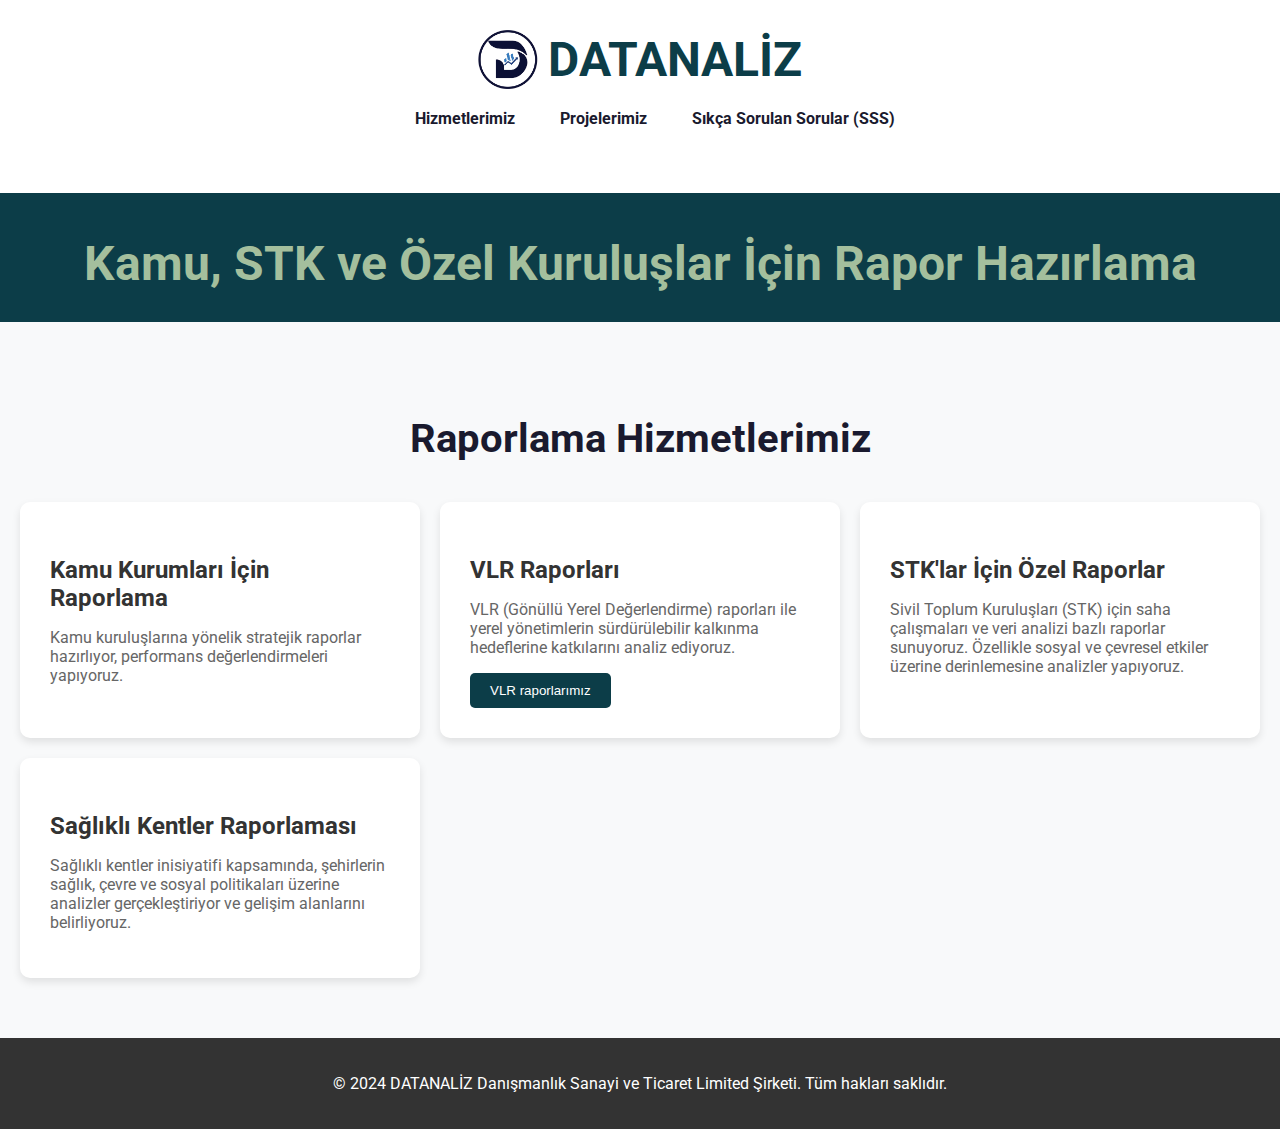
<file: sdg-report.html>
<!DOCTYPE html>
<html lang="tr">
<head>
    <meta charset="UTF-8">
    <meta name="viewport" content="width=device-width, initial-scale=1.0">
    <meta name="description" content="DATANALİZ - Hizmetlerimiz ve Çözümlerimiz">
    <title>DATANALİZ - Hizmetlerimiz</title>
    <link href="https://fonts.googleapis.com/css2?family=Roboto:wght@400;700&display=swap" rel="stylesheet">
    <link rel="icon" href="images\datanaliz.ico">
    <link rel="stylesheet" href="css/butterfly.css">

    <style>
        body {
            font-family: 'Roboto', sans-serif;
            margin: 0;
            padding: 0;
            background-color: #f8f9fa;
            color: #333;
        }
        header {
            background-color: white;
            color: #0C3D48;
            padding: 30px;
            text-align: center;
        }
        nav ul {
            list-style: none;
            padding: 0;
        }
        nav ul li {
            display: inline;
            margin-right: 15px;
        }
        nav ul li a {
            color: #1a1a2e;
            text-decoration: none;
            font-weight: bold;
        }
        .hero-section {
            background: #0C3D48 ;
            background-size: cover;
            background-position: center;
            color: #a4bf9d;
            padding: 10px 10px;
            text-align: center;
            position: relative;
        }
        .hero-section h1 {
            font-size: 3rem;
            margin-bottom: 20px;
        }
        .hero-section p {
            font-size: 1.2rem;
        }
        .content {
            padding: 60px 20px;
        }
        .content h2 {
            text-align: center;
            margin-bottom: 40px;
            font-size: 2.5rem;
            color: #1a1a2e;
        }
        .service-box {
            display: grid;
            grid-template-columns: repeat(auto-fit, minmax(300px, 1fr));
            gap: 20px;
            margin-top: 20px;
        }
        .service-box div {
            background-color: white;
            padding: 30px;
            border-radius: 10px;
            box-shadow: 0 4px 8px rgba(0, 0, 0, 0.1);
            transition: transform 0.3s;
        }
        .service-box div:hover {
            transform: translateY(-10px);
        }
        .service-box h3 {
            font-size: 1.5rem;
            margin-bottom: 10px;
        }
        .service-box p {
            font-size: 1rem;
            color: #666;
        }
        footer {
            background-color: #333;
            color: white;
            padding: 20px;
            text-align: center;
        }
        .logo-container {
            display: flex;
            align-items: center;
            justify-content: center;
        }
        .logo {
            width: 40px;
            height: auto;
            margin-right: 10px;
        }
        header h1 {
            margin: 0;
            font-size: 2rem;
        }
        .small_button {
            background-color: #0C3D48; 
            color: white; 
            padding: 10px 20px; 
            border: none; border-radius: 
            5px; cursor: pointer
        }
        .logo-container {
            display: flex;
            align-items: center;
            justify-content: center;
        }
        .logo {
            width: 60px;
            height: auto;
            margin-right: 10px;
        }
        header h1 {
            margin: 0;
            font-size: 3rem;
        }
    </style>
</head>
<body>
    <!-- Header -->
    <header>
     <div class="logo-container">
         <img src="images/image.webp" alt="DATANALİZ Logo" class="logo">
         <h1>DATANALİZ</h1>
     </div>
     <nav>
         <ul>
             <li><a href="index.html"><i class="fas fa-home"></i></a></li>
             <li class="dropdown">
                 <a href="services.html">Hizmetlerimiz</a>
                 <div class="dropdown-content">
                     <a href="analysis.html">İstatistiksel Analizler</a>
                     <a href="data-science.html">Veri Bilimi</a>
                     <a href="training.html">Eğitimler</a>
                     <a href="scientific-support.html">Danışmanlık</a>
                     <a href="sdg-report.html">Raporlarımız</a>
                 </div>
             </li>
             <li><a href="projects.html">Projelerimiz</a>

             <li><a href="faq.html">Sıkça Sorulan Sorular (SSS)</a></li>
         </ul>
     </nav>
 </header>

    <!-- Hero Section -->
    <section class="hero-section">
        <h1>Kamu, STK ve Özel Kuruluşlar İçin Rapor Hazırlama</h1>
        <p></p>
    </section>

    <!-- Content -->
    <section class="content">
        <h2>Raporlama Hizmetlerimiz</h2>
        <div class="service-box">
            <div>
                <h3>Kamu Kurumları İçin Raporlama</h3>
                <p>Kamu kuruluşlarına yönelik stratejik raporlar hazırlıyor, performans değerlendirmeleri yapıyoruz.</p>
            </div>
            <div>
               <h3>VLR Raporları</h3>
               <p>VLR (Gönüllü Yerel Değerlendirme) raporları ile yerel yönetimlerin sürdürülebilir kalkınma hedeflerine katkılarını analiz ediyoruz.
               </p>
               <a href="vlr-example.html">
                    <button class="small_button">
                        VLR raporlarımız
                    </button>
                </a>
           </div>
            <div>
                <h3>STK'lar İçin Özel Raporlar</h3>
                <p>Sivil Toplum Kuruluşları (STK) için saha çalışmaları ve veri analizi bazlı raporlar sunuyoruz. Özellikle sosyal ve çevresel etkiler üzerine derinlemesine analizler yapıyoruz.</p>
            </div>
            <div>
                <h3>Sağlıklı Kentler Raporlaması</h3>
                <p>Sağlıklı kentler inisiyatifi kapsamında, şehirlerin sağlık, çevre ve sosyal politikaları üzerine analizler gerçekleştiriyor ve gelişim alanlarını belirliyoruz.</p>
            </div>
        </div>
    </section>

    <!-- Footer -->
    <footer>
        <p>&copy; 2024 DATANALİZ Danışmanlık Sanayi ve Ticaret Limited Şirketi. Tüm hakları saklıdır.</p>
    </footer>
    
</body>
</html>
</file>
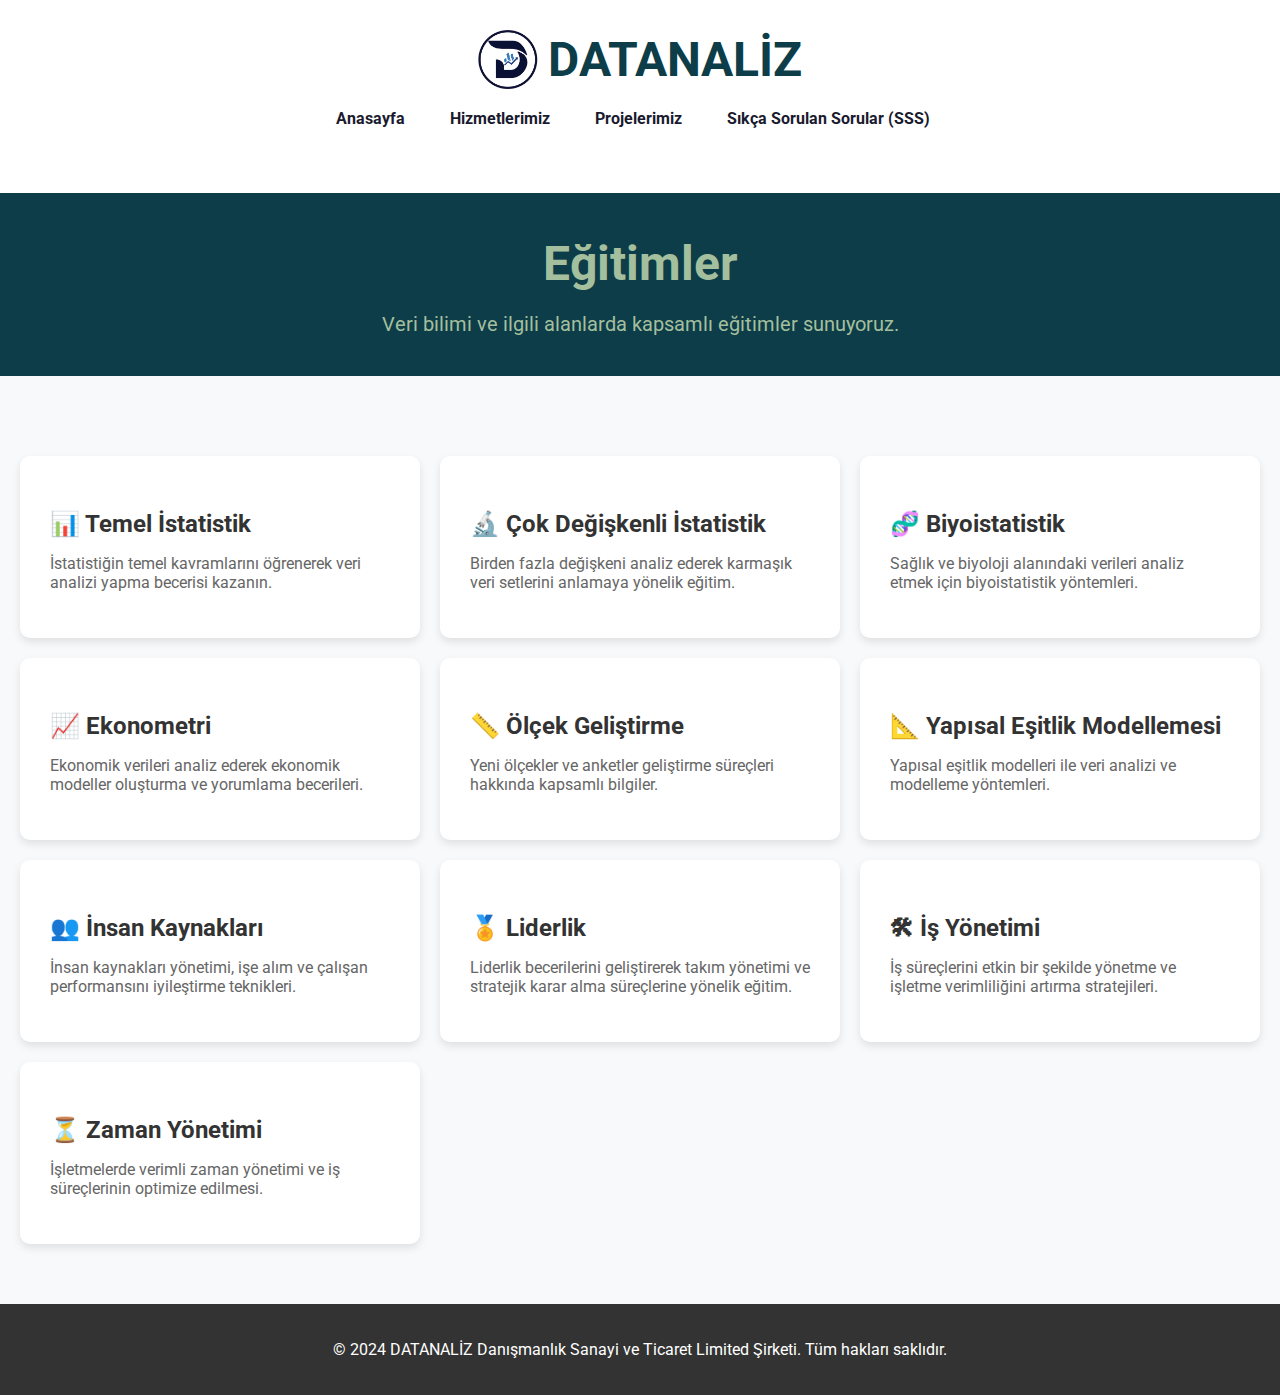
<file: training.html>
<!DOCTYPE html>
<html lang="tr">
<head>
    <meta charset="UTF-8">
    <meta name="viewport" content="width=device-width, initial-scale=1.0">
    <meta name="description" content="DATANALİZ - Eğitim Programları ve Kurslar">
    <title>DATANALİZ - Eğitimler</title>
    <link href="https://fonts.googleapis.com/css2?family=Roboto:wght@400;700&display=swap" rel="stylesheet">
    <link rel="icon" href="images\datanaliz.ico">
    <link rel="stylesheet" href="css/butterfly.css">


    <style>
        body {
            font-family: 'Roboto', sans-serif;
            margin: 0;
            padding: 0;
            background-color: #f8f9fa;
            color: #333;
        }
        header {
            background-color: white;
            color: #0C3D48;
            padding: 30px;
            text-align: center;
        }
        nav ul {
            list-style: none;
            padding: 0;
        }
        nav ul li {
            display: inline;
            margin-right: 15px;
        }
        nav ul li a {
            color: #1a1a2e;
            text-decoration: none;
            font-weight: bold;
        }
        .hero-section {
            background: #0C3D48 ;
            background-size: cover;
            background-position: center;
            color: #a4bf9d;
            padding: 10px 10px;
            text-align: center;
            position: relative;
        }
        .hero-section h1 {
            font-size: 3rem;
            margin-bottom: 20px;
        }
        .hero-section p {
            font-size: 1.25rem;
            margin-bottom: 30px;
        }
        .content {
            padding: 60px 20px;
        }
        .content h2 {
            text-align: center;
            margin-bottom: 40px;
            font-size: 2.5rem;
            color: #1a1a2e;
        }
        .education-box {
            display: grid;
            grid-template-columns: repeat(auto-fit, minmax(300px, 1fr));
            gap: 20px;
            margin-top: 20px;
        }
        .education-box div {
            background-color: white;
            padding: 30px;
            border-radius: 10px;
            box-shadow: 0 4px 8px rgba(0, 0, 0, 0.1);
            transition: transform 0.3s;
        }
        .education-box div:hover {
            transform: translateY(-10px);
        }
        .education-box h3 {
            font-size: 1.5rem;
            margin-bottom: 10px;
        }
        .education-box p {
            font-size: 1rem;
            color: #666;
        }
        footer {
            background-color: #333;
            color: white;
            padding: 20px;
            text-align: center;
        }
        .logo-container {
            display: flex;
            align-items: center;
            justify-content: center;
        }
        .logo {
            width: 60px;
            height: auto;
            margin-right: 10px;
        }
        header h1 {
            margin: 0;
            font-size: 3rem;
        }
    </style>
</head>
<body>
    <!-- Header -->
    <header>
        <div class="logo-container">
            <img src="images/image.webp" alt="DATANALİZ Logo" class="logo">
            <h1>DATANALİZ</h1>
        </div>
        <nav>
            <ul>
                <li><a href="index.html"><i class="fas fa-home"></i>Anasayfa</a></li>
                <li class="dropdown">
                    <a href="services.html">Hizmetlerimiz</a>
                    <div class="dropdown-content">
                        <a href="analysis.html">İstatistiksel Analizler</a>
                        <a href="data-science.html">Veri Bilimi</a>
                        <a href="training.html">Eğitimler</a>
                        <a href="scientific-support.html">Danışmanlık</a>
                        <a href="sdg-report.html">Raporlarımız</a>
                    </div>
                </li>
                <li><a href="projects.html">Projelerimiz</a>

                <li><a href="faq.html">Sıkça Sorulan Sorular (SSS)</a></li>
            </ul>
        </nav>
    </header>

    <!-- Hero Section -->
    <section class="hero-section">
        <h1>Eğitimler</h1>
        <p>Veri bilimi ve ilgili alanlarda kapsamlı eğitimler sunuyoruz.</p>
    </section>

    <!-- Content -->
    <section class="content">
        <div class="education-box">
            <div>
                <h3>📊 Temel İstatistik</h3>
                <p>İstatistiğin temel kavramlarını öğrenerek veri analizi yapma becerisi kazanın.</p>
            </div>
            <div>
                <h3>🔬 Çok Değişkenli İstatistik</h3>
                <p>Birden fazla değişkeni analiz ederek karmaşık veri setlerini anlamaya yönelik eğitim.</p>
            </div>
            <div>
                <h3>🧬 Biyoistatistik</h3>
                <p>Sağlık ve biyoloji alanındaki verileri analiz etmek için biyoistatistik yöntemleri.</p>
            </div>
            <div>
                <h3>📈 Ekonometri</h3>
                <p>Ekonomik verileri analiz ederek ekonomik modeller oluşturma ve yorumlama becerileri.</p>
            </div>
            <div>
                <h3>📏 Ölçek Geliştirme</h3>
                <p>Yeni ölçekler ve anketler geliştirme süreçleri hakkında kapsamlı bilgiler.</p>
            </div>
            <div>
                <h3>📐 Yapısal Eşitlik Modellemesi</h3>
                <p>Yapısal eşitlik modelleri ile veri analizi ve modelleme yöntemleri.</p>
            </div>
            <div>
                <h3>👥 İnsan Kaynakları</h3>
                <p>İnsan kaynakları yönetimi, işe alım ve çalışan performansını iyileştirme teknikleri.</p>
            </div>
            <div>
                <h3>🏅 Liderlik</h3>
                <p>Liderlik becerilerini geliştirerek takım yönetimi ve stratejik karar alma süreçlerine yönelik eğitim.</p>
            </div>
            <div>
                <h3>🛠 İş Yönetimi</h3>
                <p>İş süreçlerini etkin bir şekilde yönetme ve işletme verimliliğini artırma stratejileri.</p>
            </div>
            <div>
                <h3>⏳ Zaman Yönetimi</h3>
                <p>İşletmelerde verimli zaman yönetimi ve iş süreçlerinin optimize edilmesi.</p>
            </div>
        </div>
    </section>

    <!-- Footer -->
    <footer>
        <p>&copy; 2024 DATANALİZ Danışmanlık Sanayi ve Ticaret Limited Şirketi. Tüm hakları saklıdır.</p>
    </footer>
    
</body>
</html>
</file>
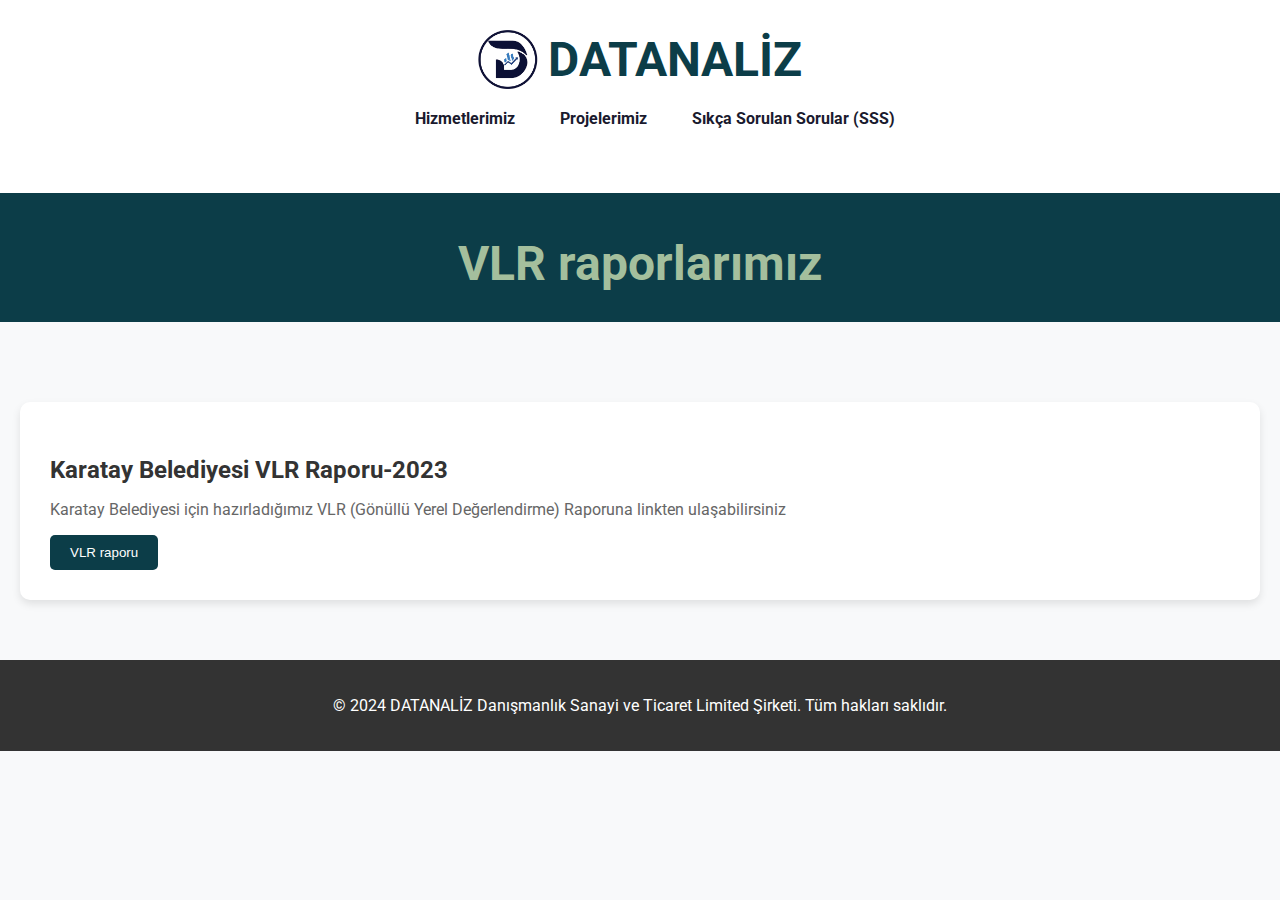
<file: vlr-example.html>
<!DOCTYPE html>
<html lang="tr">
<head>
    <meta charset="UTF-8">
    <meta name="viewport" content="width=device-width, initial-scale=1.0">
    <meta name="description" content="DATANALİZ - Hizmetlerimiz ve Çözümlerimiz">
    <title>DATANALİZ - Hizmetlerimiz</title>
    <link href="https://fonts.googleapis.com/css2?family=Roboto:wght@400;700&display=swap" rel="stylesheet">
    <link rel="icon" href="images\datanaliz.ico">
    <link rel="stylesheet" href="css/butterfly.css">
    <style>
        body {
            font-family: 'Roboto', sans-serif;
            margin: 0;
            padding: 0;
            background-color: #f8f9fa;
            color: #333;
        }
        header {
            background-color: white;
            color: #0C3D48;
            padding: 30px;
            text-align: center;
        }
        nav ul {
            list-style: none;
            padding: 0;
        }
        nav ul li {
            display: inline;
            margin-right: 15px;
        }
        nav ul li a {
            color: #1a1a2e;
            text-decoration: none;
            font-weight: bold;
        }
        .hero-section {
            background: #0C3D48 ;
            background-size: cover;
            background-position: center;
            color: #a4bf9d;
            padding: 10px 10px;
            text-align: center;
            position: relative;
        }
        .hero-section h1 {
            font-size: 3rem;
            margin-bottom: 20px;
        }
        .hero-section p {
            font-size: 1.2rem;
        }
        .content {
            padding: 60px 20px;
        }
        .content h2 {
            text-align: center;
            margin-bottom: 40px;
            font-size: 2.5rem;
            color: #1a1a2e;
        }
        .service-box {
            display: grid;
            grid-template-columns: repeat(auto-fit, minmax(300px, 1fr));
            gap: 20px;
            margin-top: 20px;
        }
        .service-box div {
            background-color: white;
            padding: 30px;
            border-radius: 10px;
            box-shadow: 0 4px 8px rgba(0, 0, 0, 0.1);
            transition: transform 0.3s;
        }
        .service-box div:hover {
            transform: translateY(-10px);
        }
        .service-box h3 {
            font-size: 1.5rem;
            margin-bottom: 10px;
        }
        .service-box p {
            font-size: 1rem;
            color: #666;
        }
        footer {
            background-color: #333;
            color: white;
            padding: 20px;
            text-align: center;
        }
        .logo-container {
            display: flex;
            align-items: center;
            justify-content: center;
        }
        .logo {
            width: 40px;
            height: auto;
            margin-right: 10px;
        }
        header h1 {
            margin: 0;
            font-size: 2rem;
        }
        .small_button {
            background-color: #0C3D48; 
            color: white; 
            padding: 10px 20px; 
            border: none; border-radius: 
            5px; cursor: pointer
        }
        .logo-container {
            display: flex;
            align-items: center;
            justify-content: center;
        }
        .logo {
            width: 60px;
            height: auto;
            margin-right: 10px;
        }
        header h1 {
            margin: 0;
            font-size: 3rem;
        }
    </style>
</head>
<body>
    <!-- Header -->
    <header>
     <div class="logo-container">
         <img src="images/image.webp" alt="DATANALİZ Logo" class="logo">
         <h1>DATANALİZ</h1>
     </div>
     <nav>
         <ul>
             <li><a href="index.html"><i class="fas fa-home"></i></a></li>
             <li class="dropdown">
                 <a href="services.html">Hizmetlerimiz</a>
                 <div class="dropdown-content">
                     <a href="analysis.html">İstatistiksel Analizler</a>
                     <a href="data-science.html">Veri Bilimi</a>
                     <a href="training.html">Eğitimler</a>
                     <a href="scientific-support.html">Danışmanlık</a>
                     <a href="sdg-report.html">Raporlarımız</a>
                 </div>
             </li>
             <li><a href="projects.html">Projelerimiz</a>

             <li><a href="faq.html">Sıkça Sorulan Sorular (SSS)</a></li>
         </ul>
     </nav>
 </header>

    <!-- Hero Section -->
    <section class="hero-section">
        <h1>VLR raporlarımız</h1>
        <p></p>
    </section>

    <!-- Content -->
    <section class="content">
        <div class="service-box">
            <div>
               <h3>Karatay Belediyesi VLR Raporu-2023</h3>
               <p>Karatay Belediyesi için hazırladığımız VLR (Gönüllü Yerel Değerlendirme) Raporuna linkten ulaşabilirsiniz </p>
               <a href="https://drive.google.com/file/d/1gcMF-8Tm2kfjBUdYKR0HW6lxYNeaF-Tg/view?usp=sharing" target = "_blank">
                    <button class="small_button">
                        VLR raporu
                    </button>
                </a>
           </div>
        </div>
    </section>

    <!-- Footer -->
    <footer>
        <p>&copy; 2024 DATANALİZ Danışmanlık Sanayi ve Ticaret Limited Şirketi. Tüm hakları saklıdır.</p>
    </footer>
    
</body>
</html>
</file>
<file: css/butterfly.css>
.small_button {
     background-color: #0C3D48; 
     color: white; 
     padding: 10px 20px; 
     border: none; border-radius: 
     5px; cursor: pointer
 }

/* Ok simgesinin başlangıç durumu */
.arrow {
    display: inline-block;
    margin-left: 5px;
    transition: transform 0.3s ease;
}


/* Menü öğesi üzerine gelindiğinde ok simgesinin yönünü değiştir */
.dropdown:hover .arrow {
    transform: rotate(90deg); /* Ok simgesini sağdan aşağıya çevirir */
}
/* Services Menu Styling */
.services-menu {
    width: 250px;
    background-color: #f1f1f1;
    border-radius: 5px;
    padding: 10px;
    position: absolute;
    top: 60px;
    right: 20px;
    box-shadow: 0 4px 8px rgba(0, 0, 0, 0.2);
}
/*width: 250px;: Menü genişliği 250px.
background-color: #f1f1f1;: Arka plan rengi açık gri (#f1f1f1).
border-radius: 5px;: Köşeler hafif yuvarlatılmış (5px).
padding: 10px;: Menü içindeki boşluk.
position: absolute;: Menü sayfanın belirli bir noktasına kesin olarak yerleştirilir.
top: 60px; ve right: 20px;: Menü, sayfanın üstünden 60px ve sağından 20px uzaklıkta.
box-shadow: 0 4px 8px rgba(0, 0, 0, 0.2);: Menüye hafif bir gölge efekti ekler.*/

.services-menu ul {
    list-style: none;
    padding: 0;
    margin: 0;
}

.services-menu ul li {
    margin-bottom: 20px;
}

.services-menu ul li a {
    text-decoration: none;
    color: #1a1a2e;
    font-weight: bold;
    display: block;
    padding: 10px;
    border-radius: 5px;
    transition: background-color 0.3s ease, color 0.3s ease;
}

/* Bağlantıya fare ile gelindiğinde uygulanacak stil: */
.services-menu ul li a:hover {
    background-color: #ff4b5c;
    color: white
}

nav {
    display: flex; /* Flexbox düzeni */
    justify-content: center; /* Menüyü ortalar */
}
nav ul {
    list-style: none; /* Liste işaretlerini kaldırır */
    padding: 0; /* İç boşluğu sıfırlar */
    margin: 10px; /* Dış boşluğu sıfırlar */
    display: flex; /* Menü öğelerini yatayda hizalar */
}
nav ul li {
    margin-bottom: 15px;
    position: relative;
}
nav ul li a {
    color: #1a1a2e;
    text-decoration: none;
    font-weight: bold;
    padding: 10px 15px;
    display: block;
    border-radius: 5px;
    transition: background-color 0.3s, color 0.3s;
}
nav ul li a:hover {
    background-color: #ff4b5c;
    color: white;
}
.dropdown-content {
    display: none;
    position: absolute;
    top: 100%;
    left: 0px;
    background-color: white;
    box-shadow: 0 6px 12px rgba(0, 0, 0, 0.1);
    border-radius: 5px;
    z-index: 1000;
    min-width: 180px;
}
/* display: none;: Başlangıçta gizlidir.

position: absolute;: Menüyü belirli bir konuma yerleştirir.

top: 100%;: Menü, üstündeki elemanın hemen altına yerleştirilir.

right: 0;: Sağdan sıfır uzaklıkta.

background-color: white;: Arka plan rengi beyaz.

box-shadow: 0 6px 12px rgba(0, 0, 0, 0.1);: Hafif */

.dropdown-content a {
    color: #1a1a2e;
    padding: 10px 15px;
    text-decoration: none;
    display: block;
    border-bottom: 1px solid #ddd;
    transition: background-color 0.3s, color 0.3s;
}

.dropdown-content a:last-child {
    border-bottom: none;
}
.dropdown-content a:hover {
    background-color: #ff4b5c;
    color: white;
}
.dropdown:hover .dropdown-content {
    display: block;
}
</file>
